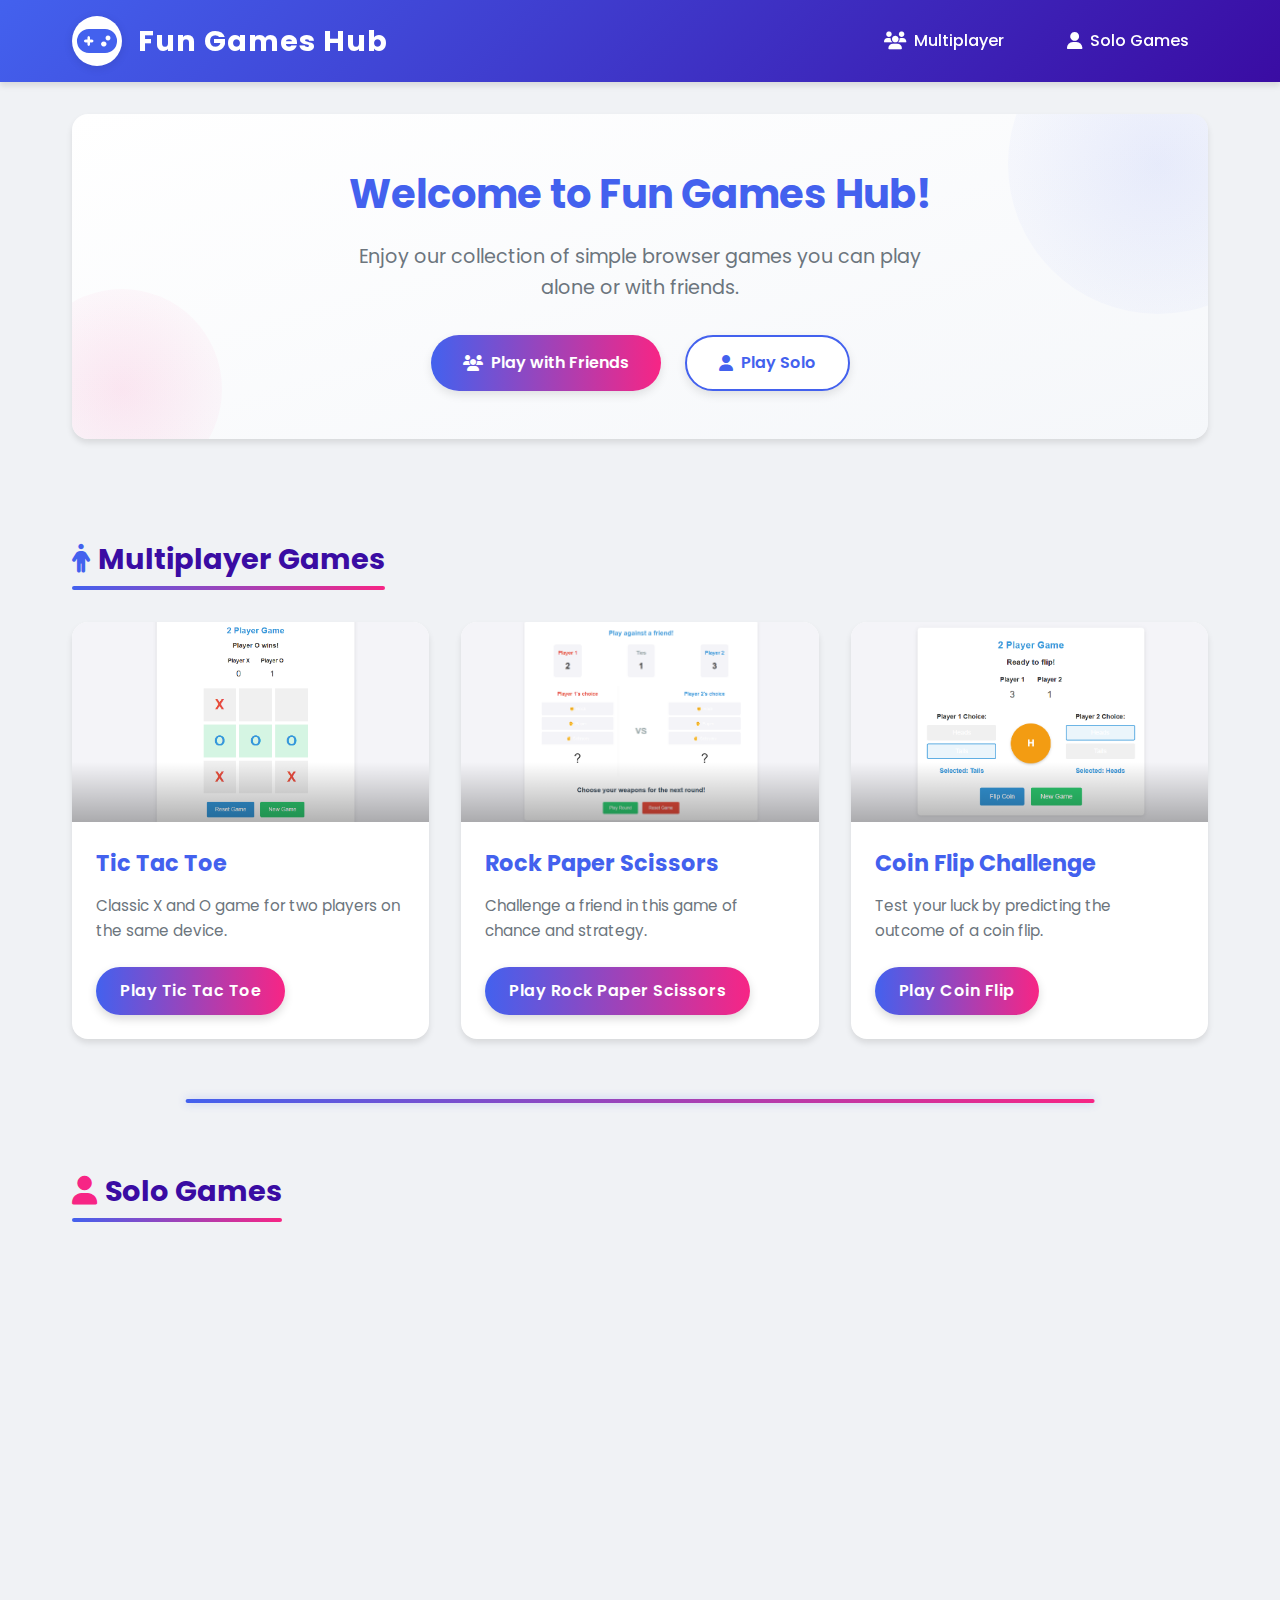
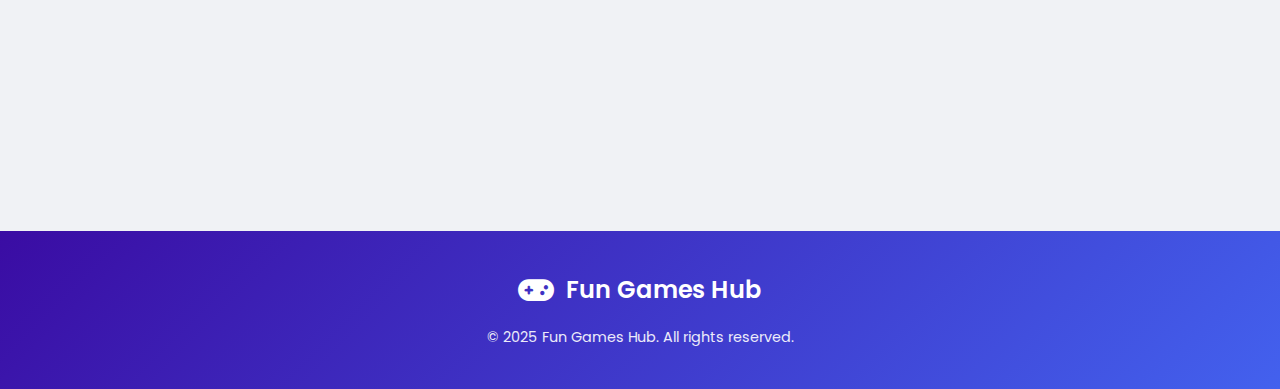
<file: index.html>
<!DOCTYPE html>
<html lang="en">
<head>
    <meta charset="UTF-8">
    <meta name="viewport" content="width=device-width, initial-scale=1.0">
    <title>Fun Games Hub</title>
    <link rel="preconnect" href="https://fonts.googleapis.com">
    <link rel="preconnect" href="https://fonts.gstatic.com" crossorigin>
    <link href="https://fonts.googleapis.com/css2?family=Poppins:wght@400;500;600;700&display=swap" rel="stylesheet">
    <link rel="stylesheet" href="https://cdnjs.cloudflare.com/ajax/libs/font-awesome/6.4.0/css/all.min.css">
    <link rel="stylesheet" href="styles.css">
</head>
<body>
    <header>
        <div class="header-container">
            <div class="logo-container">
                <div class="logo">
                    <i class="fas fa-gamepad"></i>
                </div>
                <h1>Fun Games Hub</h1>
            </div>
            <nav>
                <ul>
                    <li><a href="#multiplayer"><i class="fas fa-users"></i> Multiplayer</a></li>
                    <li><a href="#solo"><i class="fas fa-user"></i> Solo Games</a></li>
                </ul>
            </nav>
        </div>
    </header>

    <main>
        <section class="intro">
            <h2>Welcome to Fun Games Hub!</h2>
            <p>Enjoy our collection of simple browser games you can play alone or with friends.</p>
            <div class="cta-buttons">
                <a href="#multiplayer" class="cta-button primary"><i class="fas fa-users"></i> Play with Friends</a>
                <a href="#solo" class="cta-button secondary"><i class="fas fa-user"></i> Play Solo</a>
            </div>
        </section>

        <div class="games-layout">
            <section id="multiplayer" class="games-section">
                <h2>Multiplayer Games</h2>
                <div class="games-grid">
                    <div class="game-card">
                        <div class="game-image">
                            <img src="images/tic-tac-toe.png" alt="Tic Tac Toe" class="game-thumbnail">
                        </div>
                        <div class="game-content">
                            <h3>Tic Tac Toe</h3>
                            <p>Classic X and O game for two players on the same device.</p>
                            <a href="tic-tac-toe/index.html" class="play-button">Play Tic Tac Toe</a>
                        </div>
                    </div>
                    
                    <div class="game-card">
                        <div class="game-image">
                            <img src="images/rock-paper-scissors.png" alt="Rock Paper Scissors" class="game-thumbnail">
                        </div>
                        <div class="game-content">
                            <h3>Rock Paper Scissors</h3>
                            <p>Challenge a friend in this game of chance and strategy.</p>
                            <a href="rock-paper-scissors/index.html" class="play-button">Play Rock Paper Scissors</a>
                        </div>
                    </div>
                    
                    <div class="game-card">
                        <div class="game-image">
                            <img src="images/coin-flip.png" alt="Coin Flip Challenge" class="game-thumbnail">
                        </div>
                        <div class="game-content">
                            <h3>Coin Flip Challenge</h3>
                            <p>Test your luck by predicting the outcome of a coin flip.</p>
                            <a href="coin-flip/index.html" class="play-button">Play Coin Flip</a>
                        </div>
                    </div>
                </div>
            </section>

            <section id="solo" class="games-section">
                <h2>Solo Games</h2>
                <div class="games-grid">
                    <div class="game-card">
                        <div class="game-image">
                            <img src="images/snake-game.png" alt="Snake Game" class="game-thumbnail">
                        </div>
                        <div class="game-content">
                            <h3>Snake Game</h3>
                            <p>Control a snake to eat food and grow without hitting walls or yourself.</p>
                            <a href="snake-game/index.html" class="play-button">Play Snake</a>
                        </div>
                    </div>
                    
                    <div class="game-card">
                        <div class="game-image">
                            <img src="images/memory-game.png" alt="Memory Match" class="game-thumbnail">
                        </div>
                        <div class="game-content">
                            <h3>Memory Match</h3>
                            <p>Test your memory by matching pairs of cards.</p>
                            <a href="memory-game/index.html" class="play-button">Play Memory Match</a>
                        </div>
                    </div>
                </div>
            </section>
        </div>
    </main>

    <footer>
        <div class="footer-content">
            <div class="footer-logo">
                <i class="fas fa-gamepad"></i>
                <span>Fun Games Hub</span>
            </div>
            <p>&copy; 2025 Fun Games Hub. All rights reserved.</p>
        </div>
    </footer>

    <script src="script.js"></script>
</body>
</html>
</file>
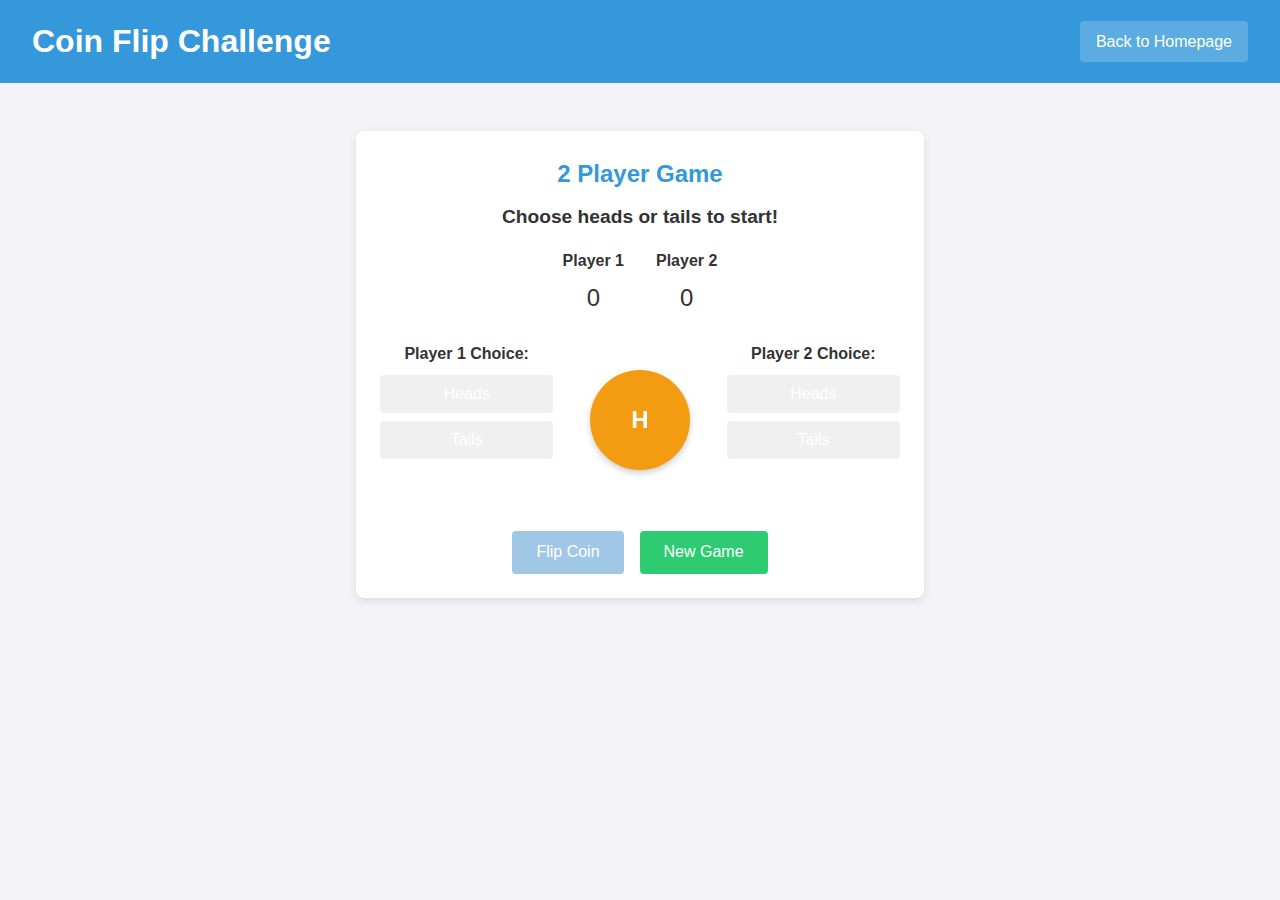
<file: coin-flip/index.html>
<!DOCTYPE html>
<html lang="en">
  <head>
    <meta charset="UTF-8" />
    <meta name="viewport" content="width=device-width, initial-scale=1.0" />
    <title>Coin Flip Challenge | Fun Games Hub</title>
    <link rel="stylesheet" href="styles.css" />
  </head>
  <body>
    <header>
      <h1>Coin Flip Challenge</h1>
      <a href="../index.html" class="back-button">Back to Homepage</a>
    </header>

    <main>
      <div class="game-container">
        <div class="game-info">
          <h2>2 Player Game</h2>
          <p id="status">Choose heads or tails to start!</p>
          <div class="score-board">
            <div class="score">
              <span>Player 1</span>
              <span id="score-1">0</span>
            </div>
            <div class="score">
              <span>Player 2</span>
              <span id="score-2">0</span>
            </div>
          </div>
        </div>

        <div class="game-area">
          <div class="player-choice">
            <div class="choice-title">Player 1 Choice:</div>
            <div class="choice-buttons">
              <button class="choice-btn" id="p1-heads">Heads</button>
              <button class="choice-btn" id="p1-tails">Tails</button>
            </div>
            <div id="p1-selection" class="selection"></div>
          </div>

          <div class="coin-container">
            <div class="coin" id="coin">
              <div class="heads"></div>
              <div class="tails"></div>
            </div>
          </div>

          <div class="player-choice">
            <div class="choice-title">Player 2 Choice:</div>
            <div class="choice-buttons">
              <button class="choice-btn" id="p2-heads">Heads</button>
              <button class="choice-btn" id="p2-tails">Tails</button>
            </div>
            <div id="p2-selection" class="selection"></div>
          </div>
        </div>

        <div class="controls">
          <button id="flip-btn" disabled>Flip Coin</button>
          <button id="new-game-btn">New Game</button>
        </div>
      </div>
    </main>

    <script src="script.js"></script>
  </body>
</html>
</file>
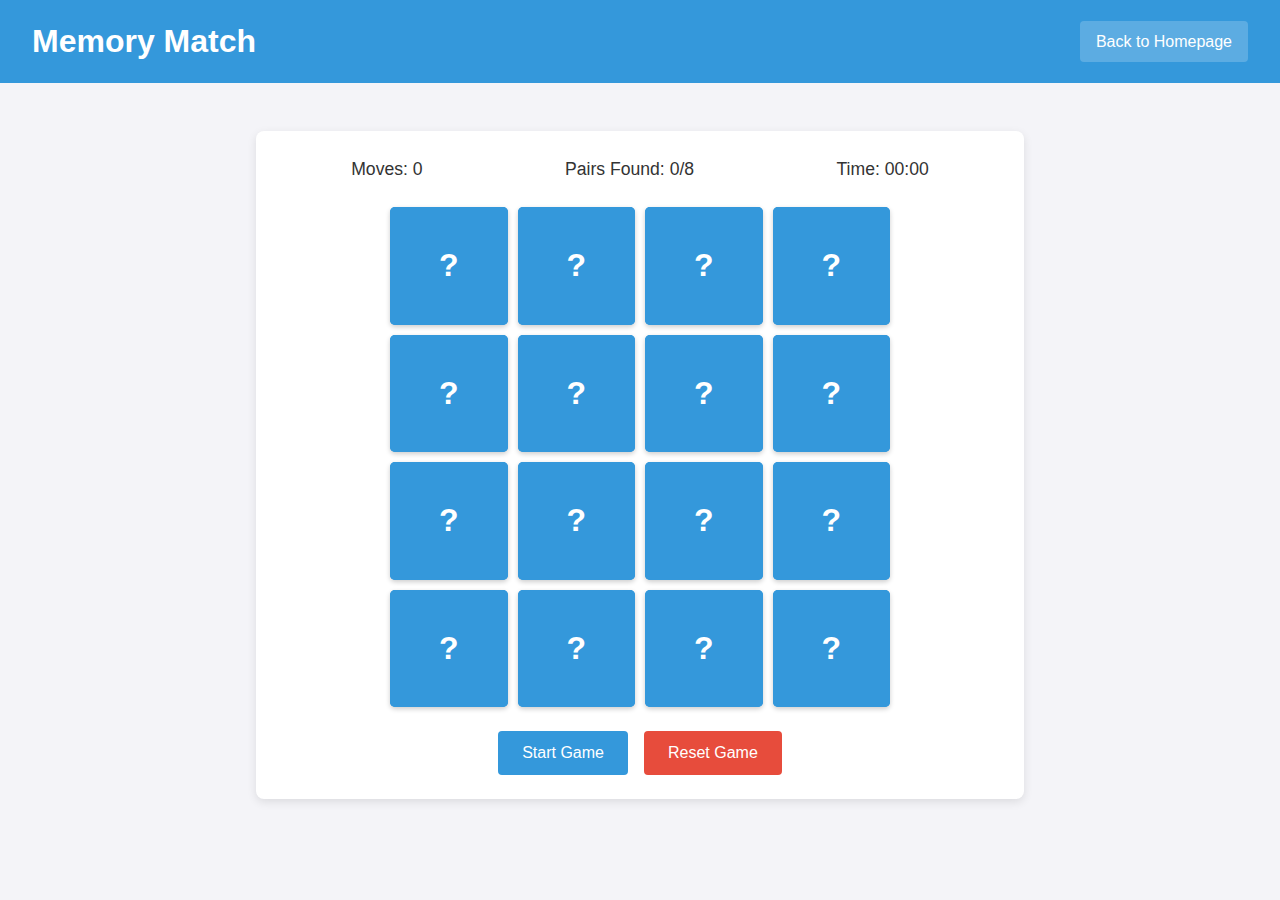
<file: memory-game/index.html>
<!DOCTYPE html>
<html lang="en">
<head>
    <meta charset="UTF-8">
    <meta name="viewport" content="width=device-width, initial-scale=1.0">
    <title>Memory Match | Fun Games Hub</title>
    <link rel="stylesheet" href="styles.css">
</head>
<body>
    <header>
        <h1>Memory Match</h1>
        <a href="../index.html" class="back-button">Back to Homepage</a>
    </header>

    <main>
        <div class="game-container">
            <div class="game-info">
                <p>Moves: <span id="moves">0</span></p>
                <p>Pairs Found: <span id="pairs">0</span>/<span id="total-pairs">8</span></p>
                <p>Time: <span id="time">00:00</span></p>
            </div>
            
            <div class="board" id="game-board">
                <!-- Cards will be generated by JavaScript -->
            </div>
            
            <div class="controls">
                <button id="start-btn">Start Game</button>
                <button id="reset-btn">Reset Game</button>
            </div>
        </div>
    </main>

    <script src="script.js"></script>
</body>
</html>
</file>
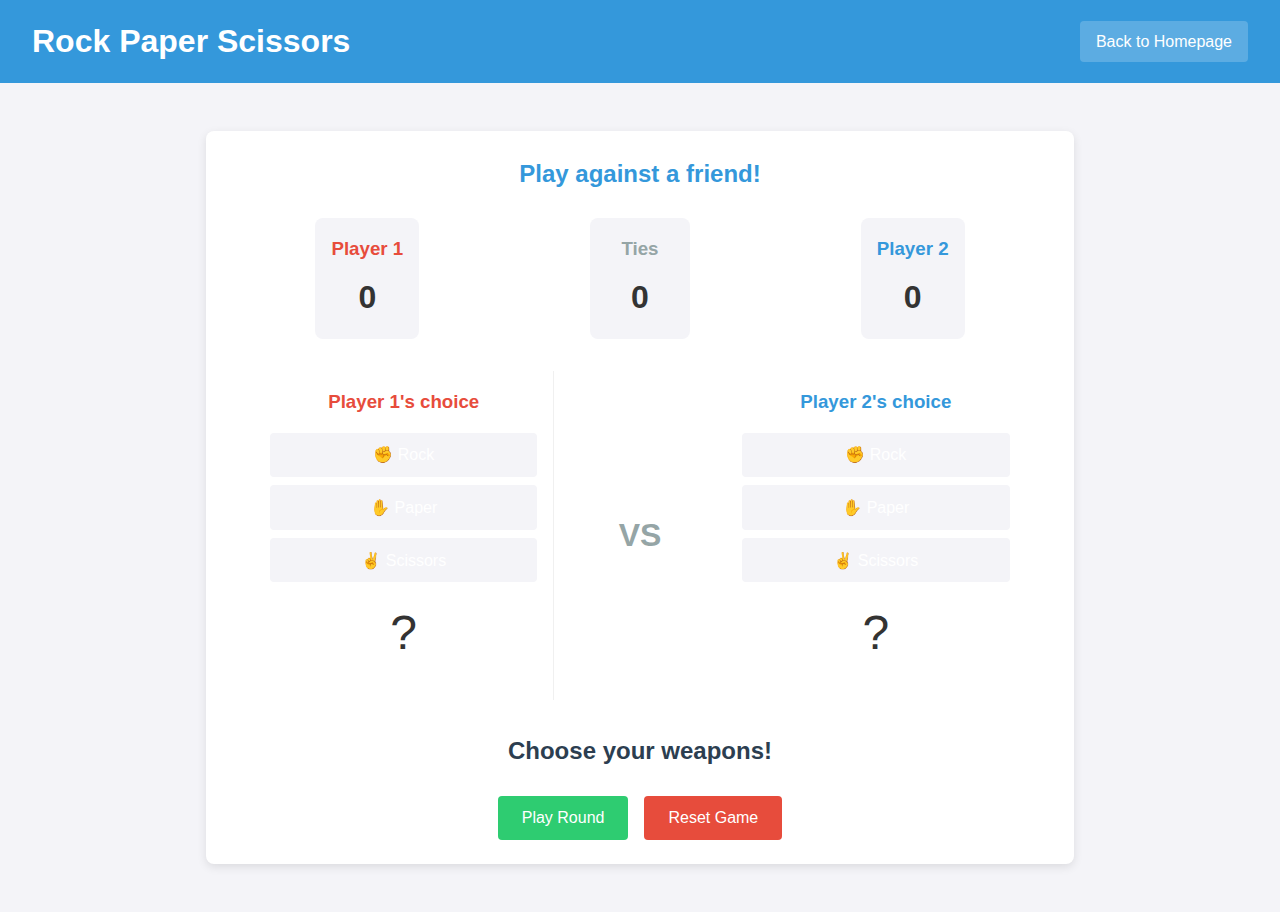
<file: rock-paper-scissors/index.html>
<!DOCTYPE html>
<html lang="en">
<head>
    <meta charset="UTF-8">
    <meta name="viewport" content="width=device-width, initial-scale=1.0">
    <title>Rock Paper Scissors | Fun Games Hub</title>
    <link rel="stylesheet" href="styles.css">
</head>
<body>
    <header>
        <h1>Rock Paper Scissors</h1>
        <a href="../index.html" class="back-button">Back to Homepage</a>
    </header>

    <main>
        <div class="game-container">
            <h2>Play against a friend!</h2>
            
            <div class="score-board">
                <div class="score player1">
                    <h3>Player 1</h3>
                    <p id="score-p1">0</p>
                </div>
                <div class="score ties">
                    <h3>Ties</h3>
                    <p id="score-ties">0</p>
                </div>
                <div class="score player2">
                    <h3>Player 2</h3>
                    <p id="score-p2">0</p>
                </div>
            </div>
            
            <div class="game-area">
                <div class="player-section" id="player1-section">
                    <h3>Player 1's choice</h3>
                    <div class="choices">
                        <button class="choice-btn" data-player="1" data-choice="rock">✊ Rock</button>
                        <button class="choice-btn" data-player="1" data-choice="paper">✋ Paper</button>
                        <button class="choice-btn" data-player="1" data-choice="scissors">✌️ Scissors</button>
                    </div>
                    <div class="selection" id="p1-selection">?</div>
                </div>
                
                <div class="vs">VS</div>
                
                <div class="player-section" id="player2-section">
                    <h3>Player 2's choice</h3>
                    <div class="choices">
                        <button class="choice-btn" data-player="2" data-choice="rock">✊ Rock</button>
                        <button class="choice-btn" data-player="2" data-choice="paper">✋ Paper</button>
                        <button class="choice-btn" data-player="2" data-choice="scissors">✌️ Scissors</button>
                    </div>
                    <div class="selection" id="p2-selection">?</div>
                </div>
            </div>
            
            <div class="result" id="result">Choose your weapons!</div>
            
            <div class="controls">
                <button id="play-btn">Play Round</button>
                <button id="reset-btn">Reset Game</button>
            </div>
        </div>
    </main>

    <script src="script.js"></script>
</body>
</html>
</file>
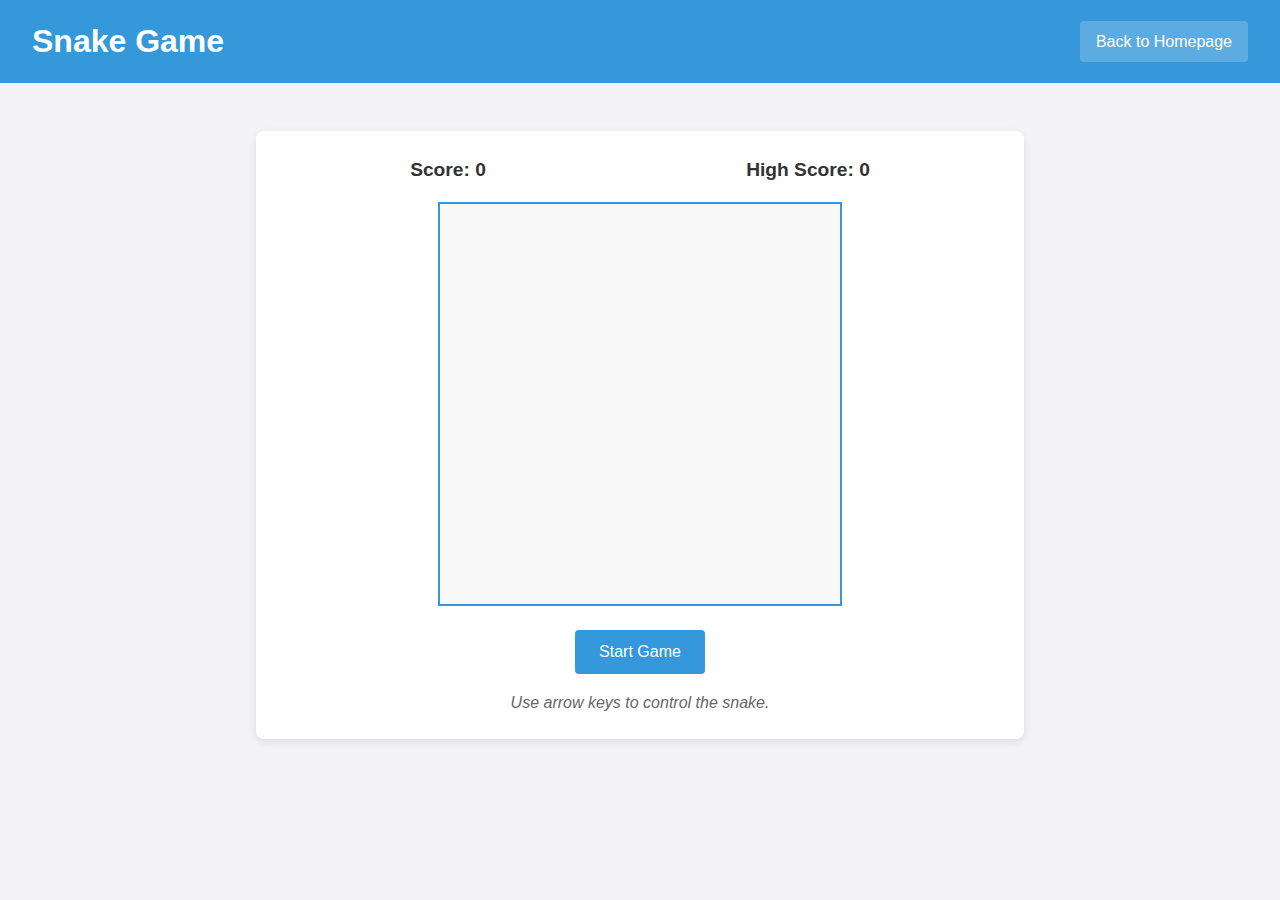
<file: snake-game/index.html>
<!DOCTYPE html>
<html lang="en">
<head>
    <meta charset="UTF-8">
    <meta name="viewport" content="width=device-width, initial-scale=1.0">
    <title>Snake Game | Fun Games Hub</title>
    <link rel="stylesheet" href="styles.css">
</head>
<body>
    <header>
        <h1>Snake Game</h1>
        <a href="../index.html" class="back-button">Back to Homepage</a>
    </header>

    <main>
        <div class="game-container">
            <div class="game-info">
                <p>Score: <span id="score">0</span></p>
                <p>High Score: <span id="high-score">0</span></p>
            </div>
            <canvas id="snake-canvas" width="400" height="400"></canvas>
            <div class="controls">
                <button id="start-btn">Start Game</button>
                <p class="instructions">Use arrow keys to control the snake.</p>
            </div>
        </div>
    </main>

    <script src="script.js"></script>
</body>
</html>
</file>
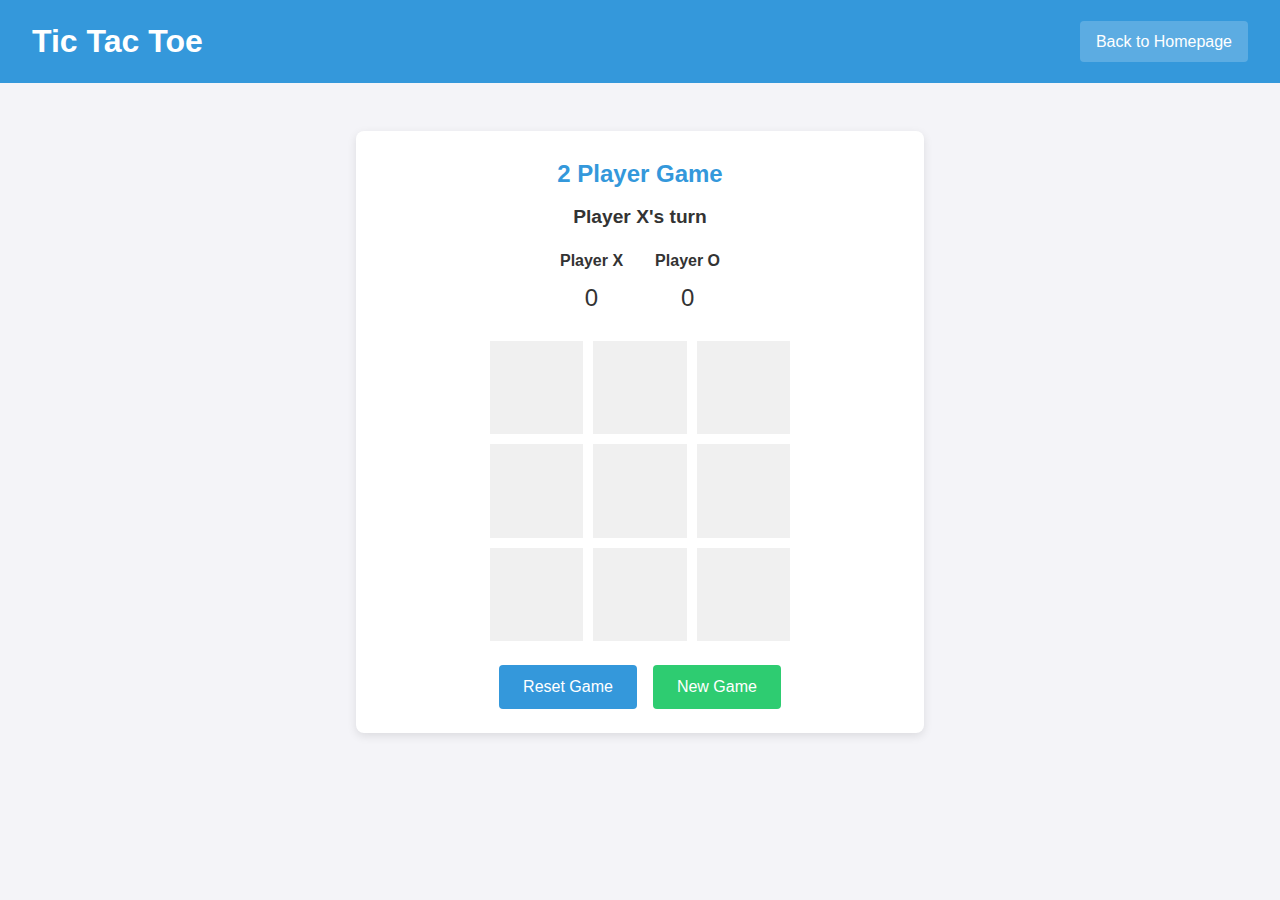
<file: tic-tac-toe/index.html>
<!DOCTYPE html>
<html lang="en">
<head>
    <meta charset="UTF-8">
    <meta name="viewport" content="width=device-width, initial-scale=1.0">
    <title>Tic Tac Toe | Fun Games Hub</title>
    <link rel="stylesheet" href="styles.css">
</head>
<body>
    <header>
        <h1>Tic Tac Toe</h1>
        <a href="../index.html" class="back-button">Back to Homepage</a>
    </header>

    <main>
        <div class="game-container">
            <div class="game-info">
                <h2>2 Player Game</h2>
                <p id="status">Player X's turn</p>
                <div class="score-board">
                    <div class="score">
                        <span>Player X</span>
                        <span id="score-x">0</span>
                    </div>
                    <div class="score">
                        <span>Player O</span>
                        <span id="score-o">0</span>
                    </div>
                </div>
            </div>
            
            <div class="board">
                <div class="cell" data-index="0"></div>
                <div class="cell" data-index="1"></div>
                <div class="cell" data-index="2"></div>
                <div class="cell" data-index="3"></div>
                <div class="cell" data-index="4"></div>
                <div class="cell" data-index="5"></div>
                <div class="cell" data-index="6"></div>
                <div class="cell" data-index="7"></div>
                <div class="cell" data-index="8"></div>
            </div>
            
            <div class="controls">
                <button id="reset-btn">Reset Game</button>
                <button id="new-game-btn">New Game</button>
            </div>
        </div>
    </main>

    <script src="script.js"></script>
</body>
</html>
</file>
<file: styles.css>
/* styles.css - Improved design with vertical layout */
* {
    margin: 0;
    padding: 0;
    box-sizing: border-box;
}

:root {
    --primary-color: #4361ee;
    --secondary-color: #3a0ca3;
    --accent-color: #f72585;
    --light-color: #f8f9fa;
    --dark-color: #212529;
    --gray-color: #6c757d;
    --shadow: 0 4px 6px rgba(0, 0, 0, 0.1);
    --transition: all 0.3s ease;
}

body {
    font-family: 'Poppins', 'Arial', sans-serif;
    line-height: 1.6;
    color: var(--dark-color);
    background-color: #f0f2f5;
}

/* Improved Header */
header {
    background: linear-gradient(135deg, var(--primary-color), var(--secondary-color));
    color: white;
    padding: 1rem 0;
    box-shadow: var(--shadow);
    position: sticky;
    top: 0;
    z-index: 100;
}

.header-container {
    max-width: 1200px;
    margin: 0 auto;
    padding: 0 2rem;
    display: flex;
    justify-content: space-between;
    align-items: center;
}

.logo-container {
    display: flex;
    align-items: center;
    gap: 1rem;
}

.logo {
    font-size: 2rem;
    background-color: white;
    color: var(--primary-color);
    width: 50px;
    height: 50px;
    border-radius: 50%;
    display: flex;
    align-items: center;
    justify-content: center;
    box-shadow: 0 2px 10px rgba(0, 0, 0, 0.1);
}

header h1 {
    font-weight: 700;
    letter-spacing: 1px;
    font-size: 1.8rem;
}

nav ul {
    display: flex;
    list-style: none;
    gap: 1.5rem;
}

nav ul li a {
    color: white;
    text-decoration: none;
    font-weight: 500;
    padding: 0.7rem 1.2rem;
    border-radius: 50px;
    transition: var(--transition);
    display: flex;
    align-items: center;
    gap: 0.5rem;
}

nav ul li a i {
    font-size: 1.1rem;
}

nav ul li a:hover {
    background-color: rgba(255, 255, 255, 0.2);
    transform: translateY(-2px);
}

main {
    max-width: 1200px;
    margin: 0 auto;
    padding: 2rem;
}

/* Improved Intro Section */
.intro {
    text-align: center;
    margin-bottom: 4rem;
    padding: 3rem 2rem;
    background: linear-gradient(to right bottom, #ffffff, #f5f7fa);
    border-radius: 16px;
    box-shadow: var(--shadow);
    position: relative;
    overflow: hidden;
}

.intro::before {
    content: '';
    position: absolute;
    width: 300px;
    height: 300px;
    background: radial-gradient(circle, rgba(67, 97, 238, 0.1), transparent);
    top: -100px;
    right: -100px;
    border-radius: 50%;
    z-index: 0;
}

.intro::after {
    content: '';
    position: absolute;
    width: 200px;
    height: 200px;
    background: radial-gradient(circle, rgba(247, 37, 133, 0.1), transparent);
    bottom: -50px;
    left: -50px;
    border-radius: 50%;
    z-index: 0;
}

.intro h2 {
    margin-bottom: 1rem;
    color: var(--primary-color);
    font-size: 2.5rem;
    position: relative;
    z-index: 1;
}

.intro p {
    font-size: 1.2rem;
    max-width: 600px;
    margin: 0 auto 2rem;
    color: var(--gray-color);
    position: relative;
    z-index: 1;
}

.cta-buttons {
    display: flex;
    justify-content: center;
    gap: 1.5rem;
    position: relative;
    z-index: 1;
}

.cta-button {
    display: inline-flex;
    align-items: center;
    gap: 0.5rem;
    padding: 0.8rem 2rem;
    border-radius: 50px;
    font-weight: 600;
    text-decoration: none;
    transition: var(--transition);
    box-shadow: 0 4px 10px rgba(0, 0, 0, 0.1);
}

.cta-button.primary {
    background: linear-gradient(90deg, var(--primary-color), var(--accent-color));
    color: white;
}

.cta-button.secondary {
    background: white;
    color: var(--primary-color);
    border: 2px solid var(--primary-color);
}

.cta-button:hover {
    transform: translateY(-3px);
    box-shadow: 0 6px 15px rgba(0, 0, 0, 0.15);
}

/* Games Layout - Vertical Layout */
.games-layout {
    display: flex;
    flex-direction: column;
    gap: 4rem;
    margin-bottom: 3rem;
    position: relative;
}

/* Section separator */
#multiplayer::after {
    content: '';
    position: absolute;
    bottom: -2rem;
    left: 50%;
    width: 80%;
    height: 4px;
    background: linear-gradient(to right, var(--primary-color), var(--accent-color));
    transform: translateX(-50%);
    border-radius: 4px;
    box-shadow: 0 0 10px rgba(67, 97, 238, 0.3);
}

/* Game sections */
.games-section {
    position: relative;
    padding: 2rem 0;
}

.games-section h2 {
    color: var(--secondary-color);
    margin-bottom: 2rem;
    padding-bottom: 0.5rem;
    font-size: 1.8rem;
    position: relative;
    display: inline-block;
}

.games-section h2::after {
    content: '';
    position: absolute;
    bottom: 0;
    left: 0;
    width: 100%;
    height: 4px;
    background: linear-gradient(90deg, var(--primary-color), var(--accent-color));
    border-radius: 2px;
}

#multiplayer h2::before {
    content: '\f183';
    font-family: 'Font Awesome 6 Free';
    font-weight: 900;
    margin-right: 0.5rem;
    color: var(--primary-color);
}

#solo h2::before {
    content: '\f007';
    font-family: 'Font Awesome 6 Free';
    font-weight: 900;
    margin-right: 0.5rem;
    color: var(--accent-color);
}

.games-grid {
    display: grid;
    grid-template-columns: repeat(auto-fill, minmax(300px, 1fr));
    gap: 2rem;
}

.game-card {
    background-color: white;
    border-radius: 16px;
    padding: 0;
    box-shadow: var(--shadow);
    transition: var(--transition);
    overflow: hidden;
    position: relative;
}

.game-card:hover {
    transform: translateY(-8px);
    box-shadow: 0 12px 20px rgba(0, 0, 0, 0.15);
}

.game-image {
    width: 100%;
    height: 200px;
    overflow: hidden;
    position: relative;
}

.game-image::after {
    content: '';
    position: absolute;
    bottom: 0;
    left: 0;
    width: 100%;
    height: 60px;
    background: linear-gradient(to top, rgba(0,0,0,0.3), transparent);
}

.game-thumbnail {
    width: 100%;
    height: 100%;
    object-fit: cover;
    transition: var(--transition);
}

.game-card:hover .game-thumbnail {
    transform: scale(1.08);
}

.game-content {
    padding: 1.5rem;
}

.game-card h3 {
    color: var(--primary-color);
    margin-bottom: 0.8rem;
    font-size: 1.4rem;
}

.game-card p {
    margin-bottom: 1.5rem;
    color: var(--gray-color);
    font-size: 0.95rem;
}

.play-button {
    display: inline-flex;
    align-items: center;
    gap: 0.5rem;
    background: linear-gradient(90deg, var(--primary-color), var(--accent-color));
    color: white;
    text-decoration: none;
    padding: 0.7rem 1.5rem;
    border-radius: 50px;
    font-weight: 600;
    transition: var(--transition);
    box-shadow: 0 4px 10px rgba(0, 0, 0, 0.15);
    letter-spacing: 0.5px;
}

.play-button:hover {
    transform: translateY(-2px);
    box-shadow: 0 6px 15px rgba(0, 0, 0, 0.2);
    background: linear-gradient(90deg, var(--accent-color), var(--primary-color));
}

/* Improved Footer */
footer {
    background: linear-gradient(135deg, var(--secondary-color), var(--primary-color));
    color: white;
    padding: 2.5rem 0;
    margin-top: 3rem;
}

.footer-content {
    max-width: 1200px;
    margin: 0 auto;
    padding: 0 2rem;
    text-align: center;
}

.footer-logo {
    display: flex;
    align-items: center;
    justify-content: center;
    gap: 0.8rem;
    margin-bottom: 1rem;
}

.footer-logo i {
    font-size: 1.8rem;
}

.footer-logo span {
    font-size: 1.5rem;
    font-weight: 600;
}

footer p {
    font-size: 0.9rem;
    opacity: 0.9;
}

/* Animation for cards */
@keyframes fadeIn {
    from {
        opacity: 0;
        transform: translateY(20px);
    }
    to {
        opacity: 1;
        transform: translateY(0);
    }
}

.game-card {
    animation: fadeIn 0.6s ease forwards;
}

.game-card:nth-child(2) {
    animation-delay: 0.2s;
}

/* Media Queries */
@media (max-width: 768px) {
    .header-container {
        flex-direction: column;
        padding: 1rem;
    }
    
    .logo-container {
        margin-bottom: 1rem;
    }
    
    nav ul {
        flex-direction: column;
        align-items: center;
        gap: 0.5rem;
    }
    
    .cta-buttons {
        flex-direction: column;
        gap: 1rem;
    }
    
    .intro {
        padding: 2rem 1rem;
    }
    
    .intro h2 {
        font-size: 2rem;
    }
    
    .game-image {
        height: 180px;
    }
    
    .games-grid {
        grid-template-columns: 1fr;
    }
}

@media (min-width: 769px) and (max-width: 1100px) {
    .games-grid {
        grid-template-columns: repeat(2, 1fr);
    }
}
</file>
<file: coin-flip/styles.css>
/* coin-flip-style.css */
* {
    margin: 0;
    padding: 0;
    box-sizing: border-box;
}

body {
    font-family: 'Arial', sans-serif;
    line-height: 1.6;
    color: #333;
    background-color: #f4f4f8;
}

header {
    background-color: #3498db;
    color: white;
    padding: 1rem 2rem;
    display: flex;
    justify-content: space-between;
    align-items: center;
}

.back-button {
    color: white;
    text-decoration: none;
    padding: 0.5rem 1rem;
    background-color: rgba(255, 255, 255, 0.2);
    border-radius: 4px;
    transition: background-color 0.3s;
}

.back-button:hover {
    background-color: rgba(255, 255, 255, 0.3);
}

main {
    max-width: 600px;
    margin: 2rem auto;
    padding: 1rem;
}

.game-container {
    background-color: white;
    border-radius: 8px;
    padding: 1.5rem;
    box-shadow: 0 3px 10px rgba(0,0,0,0.1);
    text-align: center;
}

.game-info {
    margin-bottom: 1.5rem;
}

.game-info h2 {
    color: #3498db;
    margin-bottom: 0.5rem;
}

#status {
    font-size: 1.2rem;
    font-weight: bold;
    margin-bottom: 1rem;
}

.score-board {
    display: flex;
    justify-content: center;
    gap: 2rem;
    margin-bottom: 1rem;
}

.score {
    display: flex;
    flex-direction: column;
    align-items: center;
}

.score span:first-child {
    font-weight: bold;
}

.score span:last-child {
    font-size: 1.5rem;
    margin-top: 0.3rem;
}

.game-area {
    display: flex;
    justify-content: space-between;
    align-items: center;
    margin-bottom: 2rem;
}

.player-choice {
    flex: 1;
    text-align: center;
}

.choice-title {
    font-weight: bold;
    margin-bottom: 0.5rem;
}

.choice-buttons {
    display: flex;
    flex-direction: column;
    gap: 0.5rem;
    margin-bottom: 1rem;
}

.choice-btn {
    background-color: #f0f0f0;
    border: 2px solid transparent;
    border-radius: 4px;
    padding: 0.5rem;
    cursor: pointer;
    transition: all 0.2s ease;
}

.choice-btn:hover {
    background-color: #e4e4e4;
}

.choice-btn.selected {
    border-color: #3498db;
    background-color: #ebf5fb;
}

.selection {
    height: 1.5rem;
    font-weight: bold;
    color: #3498db;
}

.coin-container {
    flex: 1;
    display: flex;
    justify-content: center;
    align-items: center;
    height: 150px;
}

.coin {
    position: relative;
    width: 100px;
    height: 100px;
    transform-style: preserve-3d;
    transition: transform 1s ease-in;
}

.coin div {
    width: 100%;
    height: 100%;
    border-radius: 50%;
    position: absolute;
    backface-visibility: hidden;
    display: flex;
    align-items: center;
    justify-content: center;
    font-size: 1.5rem;
    font-weight: bold;
    box-shadow: 0 3px 6px rgba(0,0,0,0.2);
}

.heads {
    background-color: #f39c12;
    color: white;
}

.heads:after {
    content: "H";
}

.tails {
    background-color: #27ae60;
    color: white;
    transform: rotateY(180deg);
}

.tails:after {
    content: "T";
}

/* Animation classes for the coin */
.animate-heads {
    animation: flip-heads 1s forwards;
}

.animate-tails {
    animation: flip-tails 1s forwards;
}

@keyframes flip-heads {
    0% { transform: rotateY(0); }
    100% { transform: rotateY(720deg); }
}

@keyframes flip-tails {
    0% { transform: rotateY(0); }
    100% { transform: rotateY(900deg); }
}

.controls {
    display: flex;
    justify-content: center;
    gap: 1rem;
}

button {
    background-color: #3498db;
    color: white;
    border: none;
    padding: 0.8rem 1.5rem;
    font-size: 1rem;
    border-radius: 4px;
    cursor: pointer;
    transition: background-color 0.3s;
}

button:hover:not(:disabled) {
    background-color: #2980b9;
}

button:disabled {
    background-color: #a0c8e6;
    cursor: not-allowed;
}

#new-game-btn {
    background-color: #2ecc71;
}

#new-game-btn:hover {
    background-color: #27ae60;
}

footer {
    margin-top: 2rem;
    color: #666;
    text-align: center;
    font-size: 0.9rem;
}

@media (max-width: 580px) {
    .game-area {
        flex-direction: column;
        gap: 1.5rem;
    }
    
    .controls {
        flex-direction: column;
        gap: 0.5rem;
    }
    
    header {
        flex-direction: column;
        text-align: center;
    }
    
    .back-button {
        margin-top: 0.5rem;
    }
}
</file>
<file: memory-game/styles.css>
/* memory-style.css */
* {
    margin: 0;
    padding: 0;
    box-sizing: border-box;
}

body {
    font-family: 'Arial', sans-serif;
    line-height: 1.6;
    color: #333;
    background-color: #f4f4f8;
    height: 95vh;
}

header {
    background-color: #3498db;
    color: white;
    padding: 1rem 2rem;
    display: flex;
    justify-content: space-between;
    align-items: center;
}

.back-button {
    color: white;
    text-decoration: none;
    padding: 0.5rem 1rem;
    background-color: rgba(255, 255, 255, 0.2);
    border-radius: 4px;
    transition: background-color 0.3s;
}

.back-button:hover {
    background-color: rgba(255, 255, 255, 0.3);
}

main {
    max-width: 800px;
    margin: 2rem auto;
    padding: 1rem;
}

.game-container {
    background-color: white;
    border-radius: 8px;
    padding: 1.5rem;
    box-shadow: 0 3px 10px rgba(0,0,0,0.1);
    text-align: center;
}

.game-info {
    display: flex;
    justify-content: space-around;
    margin-bottom: 1.5rem;
    font-size: 1.1rem;
}

.board {
    display: grid;
    grid-template-columns: repeat(4, 1fr);
    grid-gap: 10px;
    margin: 0 auto 1.5rem;
    max-width: 500px;
}

.card {
    aspect-ratio: 1;
    background-color: #3498db;
    border-radius: 5px;
    cursor: pointer;
    display: flex;
    align-items: center;
    justify-content: center;
    font-size: 2rem;
    font-weight: bold;
    color: white;
    transform-style: preserve-3d;
    transition: transform 0.5s;
    box-shadow: 0 2px 5px rgba(0,0,0,0.2);
    -webkit-user-select: none;
    user-select: none;
}

.card.flipped {
    transform: rotateY(180deg);
}

.card.matched {
    background-color: #2ecc71;
    cursor: default;
}

.card-front, .card-back {
    position: absolute;
    width: 100%;
    height: 100%;
    backface-visibility: hidden;
    display: flex;
    align-items: center;
    justify-content: center;
    border-radius: 5px;
}

.card-front {
    background-color: #3498db;
    transform: rotateY(0deg);
}

.card-back {
    background-color: white;
    transform: rotateY(180deg);
    color: #333;
}

.controls {
    display: flex;
    justify-content: center;
    gap: 1rem;
}

button {
    background-color: #3498db;
    color: white;
    border: none;
    padding: 0.8rem 1.5rem;
    font-size: 1rem;
    border-radius: 4px;
    cursor: pointer;
    transition: background-color 0.3s;
}

button:hover {
    background-color: #2980b9;
}

#reset-btn {
    background-color: #e74c3c;
}

#reset-btn:hover {
    background-color: #c0392b;
}

@media (max-width: 600px) {
    .board {
        grid-template-columns: repeat(3, 1fr);
    }
    
    .game-info {
        flex-direction: column;
        gap: 0.5rem;
    }
    
    header {
        flex-direction: column;
        text-align: center;
    }
    
    .back-button {
        margin-top: 0.5rem;
    }
}
</file>
<file: rock-paper-scissors/styles.css>
/* rps-style.css */
* {
    margin: 0;
    padding: 0;
    box-sizing: border-box;
}

body {
    font-family: 'Arial', sans-serif;
    line-height: 1.6;
    color: #333;
    background-color: #f4f4f8;
}

header {
    background-color: #3498db;
    color: white;
    padding: 1rem 2rem;
    display: flex;
    justify-content: space-between;
    align-items: center;
}

.back-button {
    color: white;
    text-decoration: none;
    padding: 0.5rem 1rem;
    background-color: rgba(255, 255, 255, 0.2);
    border-radius: 4px;
    transition: background-color 0.3s;
}

.back-button:hover {
    background-color: rgba(255, 255, 255, 0.3);
}

main {
    max-width: 900px;
    margin: 2rem auto;
    padding: 1rem;
}

.game-container {
    background-color: white;
    border-radius: 8px;
    padding: 1.5rem;
    box-shadow: 0 3px 10px rgba(0,0,0,0.1);
    text-align: center;
}

h2 {
    color: #3498db;
    margin-bottom: 1.5rem;
}

.score-board {
    display: flex;
    justify-content: space-around;
    margin-bottom: 2rem;
}

.score {
    background-color: #f4f4f8;
    padding: 1rem;
    border-radius: 8px;
    min-width: 100px;
}

.player1 h3 {
    color: #e74c3c;
}

.player2 h3 {
    color: #3498db;
}

.ties h3 {
    color: #95a5a6;
}

.score p {
    font-size: 2rem;
    font-weight: bold;
    margin-top: 0.5rem;
}

.game-area {
    display: flex;
    justify-content: space-around;
    align-items: center;
    margin-bottom: 2rem;
}

.player-section {
    flex: 1;
    max-width: 300px;
    padding: 1rem;
}

#player1-section {
    border-right: 1px solid #f0f0f0;
}

#player1-section h3 {
    color: #e74c3c;
}

#player2-section h3 {
    color: #3498db;
}

.vs {
    font-size: 2rem;
    font-weight: bold;
    color: #95a5a6;
    margin: 0 1rem;
}

.choices {
    display: flex;
    flex-direction: column;
    gap: 0.5rem;
    margin: 1rem 0;
}

.choice-btn {
    background-color: #f4f4f8;
    border: none;
    padding: 0.8rem;
    border-radius: 4px;
    cursor: pointer;
    transition: background-color 0.3s;
    font-size: 1rem;
}

.choice-btn:hover {
    background-color: #e4e4e4;
}

.choice-btn.selected {
    background-color: #d5f5e3;
    font-weight: bold;
}

.selection {
    font-size: 3rem;
    margin: 1rem 0;
    height: 70px;
    display: flex;
    align-items: center;
    justify-content: center;
}

.result {
    font-size: 1.5rem;
    font-weight: bold;
    color: #2c3e50;
    margin-bottom: 1.5rem;
    min-height: 40px;
}

.controls {
    display: flex;
    justify-content: center;
    gap: 1rem;
}

button {
    background-color: #3498db;
    color: white;
    border: none;
    padding: 0.8rem 1.5rem;
    font-size: 1rem;
    border-radius: 4px;
    cursor: pointer;
    transition: background-color 0.3s;
}

button:hover {
    background-color: #2980b9;
}

#play-btn {
    background-color: #2ecc71;
}

#play-btn:hover {
    background-color: #27ae60;
}

#reset-btn {
    background-color: #e74c3c;
}

#reset-btn:hover {
    background-color: #c0392b;
}

@media (max-width: 768px) {
    .game-area {
        flex-direction: column;
    }
    
    .player-section {
        width: 100%;
        max-width: 100%;
        border: none !important;
        border-bottom: 1px solid #f0f0f0 !important;
        padding-bottom: 1.5rem;
        margin-bottom: 1.5rem;
    }
    
    .vs {
        margin: 1rem 0;
    }
    
    .score-board {
        flex-direction: column;
        gap: 1rem;
        align-items: center;
    }
    
    .score {
        width: 100%;
        max-width: 300px;
    }
    
    header {
        flex-direction: column;
        text-align: center;
    }
    
    .back-button {
        margin-top: 0.5rem;
    }
}
</file>
<file: snake-game/styles.css>
/* snake-style.css */
* {
    margin: 0;
    padding: 0;
    box-sizing: border-box;
}

body {
    font-family: 'Arial', sans-serif;
    line-height: 1.6;
    color: #333;
    background-color: #f4f4f8;
    height: 95vh;
}

header {
    background-color: #3498db;
    color: white;
    padding: 1rem 2rem;
    display: flex;
    justify-content: space-between;
    align-items: center;
}

.back-button {
    color: white;
    text-decoration: none;
    padding: 0.5rem 1rem;
    background-color: rgba(255, 255, 255, 0.2);
    border-radius: 4px;
    transition: background-color 0.3s;
}

.back-button:hover {
    background-color: rgba(255, 255, 255, 0.3);
}

main {
    max-width: 800px;
    margin: 2rem auto;
    padding: 1rem;
}

.game-container {
    background-color: white;
    border-radius: 8px;
    padding: 1.5rem;
    box-shadow: 0 3px 10px rgba(0,0,0,0.1);
    text-align: center;
}

.game-info {
    display: flex;
    justify-content: space-around;
    margin-bottom: 1rem;
    font-size: 1.2rem;
    font-weight: bold;
}

canvas {
    border: 2px solid #3498db;
    background-color: #f9f9f9;
    margin: 0 auto;
    display: block;
}

.controls {
    margin-top: 1.5rem;
}

button {
    background-color: #3498db;
    color: white;
    border: none;
    padding: 0.8rem 1.5rem;
    font-size: 1rem;
    border-radius: 4px;
    cursor: pointer;
    transition: background-color 0.3s;
}

button:hover {
    background-color: #2980b9;
}

.instructions {
    margin-top: 1rem;
    color: #666;
    font-style: italic;
}

@media (max-width: 500px) {
    canvas {
        width: 100%;
        height: auto;
    }
    
    header {
        flex-direction: column;
        text-align: center;
    }
    
    .back-button {
        margin-top: 0.5rem;
    }
}
</file>
<file: tic-tac-toe/styles.css>
/* ttt-style.css */
* {
    margin: 0;
    padding: 0;
    box-sizing: border-box;
}

body {
    font-family: 'Arial', sans-serif;
    line-height: 1.6;
    color: #333;
    background-color: #f4f4f8;
}

header {
    background-color: #3498db;
    color: white;
    padding: 1rem 2rem;
    display: flex;
    justify-content: space-between;
    align-items: center;
}

.back-button {
    color: white;
    text-decoration: none;
    padding: 0.5rem 1rem;
    background-color: rgba(255, 255, 255, 0.2);
    border-radius: 4px;
    transition: background-color 0.3s;
}

.back-button:hover {
    background-color: rgba(255, 255, 255, 0.3);
}

main {
    max-width: 600px;
    margin: 2rem auto;
    padding: 1rem;
}

.game-container {
    background-color: white;
    border-radius: 8px;
    padding: 1.5rem;
    box-shadow: 0 3px 10px rgba(0,0,0,0.1);
    text-align: center;
}

.game-info {
    margin-bottom: 1.5rem;
}

.game-info h2 {
    color: #3498db;
    margin-bottom: 0.5rem;
}

#status {
    font-size: 1.2rem;
    font-weight: bold;
    margin-bottom: 1rem;
}

.score-board {
    display: flex;
    justify-content: center;
    gap: 2rem;
    margin-bottom: 1rem;
}

.score {
    display: flex;
    flex-direction: column;
    align-items: center;
}

.score span:first-child {
    font-weight: bold;
}

.score span:last-child {
    font-size: 1.5rem;
    margin-top: 0.3rem;
}

.board {
    display: grid;
    grid-template-columns: repeat(3, 1fr);
    grid-gap: 10px;
    margin: 0 auto 1.5rem;
    max-width: 300px;
}

.cell {
    background-color: #f0f0f0;
    aspect-ratio: 1;
    display: flex;
    align-items: center;
    justify-content: center;
    font-size: 2.5rem;
    font-weight: bold;
    cursor: pointer;
    transition: background-color 0.3s;
}

.cell:hover {
    background-color: #e4e4e4;
}

.cell.x {
    color: #e74c3c;
}

.cell.o {
    color: #3498db;
}

.controls {
    display: flex;
    justify-content: center;
    gap: 1rem;
}

button {
    background-color: #3498db;
    color: white;
    border: none;
    padding: 0.8rem 1.5rem;
    font-size: 1rem;
    border-radius: 4px;
    cursor: pointer;
    transition: background-color 0.3s;
}

button:hover {
    background-color: #2980b9;
}

#new-game-btn {
    background-color: #2ecc71;
}

#new-game-btn:hover {
    background-color: #27ae60;
}

.winning-cell {
    background-color: #d5f5e3;
}

@media (max-width: 400px) {
    .controls {
        flex-direction: column;
        gap: 0.5rem;
    }
    
    header {
        flex-direction: column;
        text-align: center;
    }
    
    .back-button {
        margin-top: 0.5rem;
    }
}
</file>
